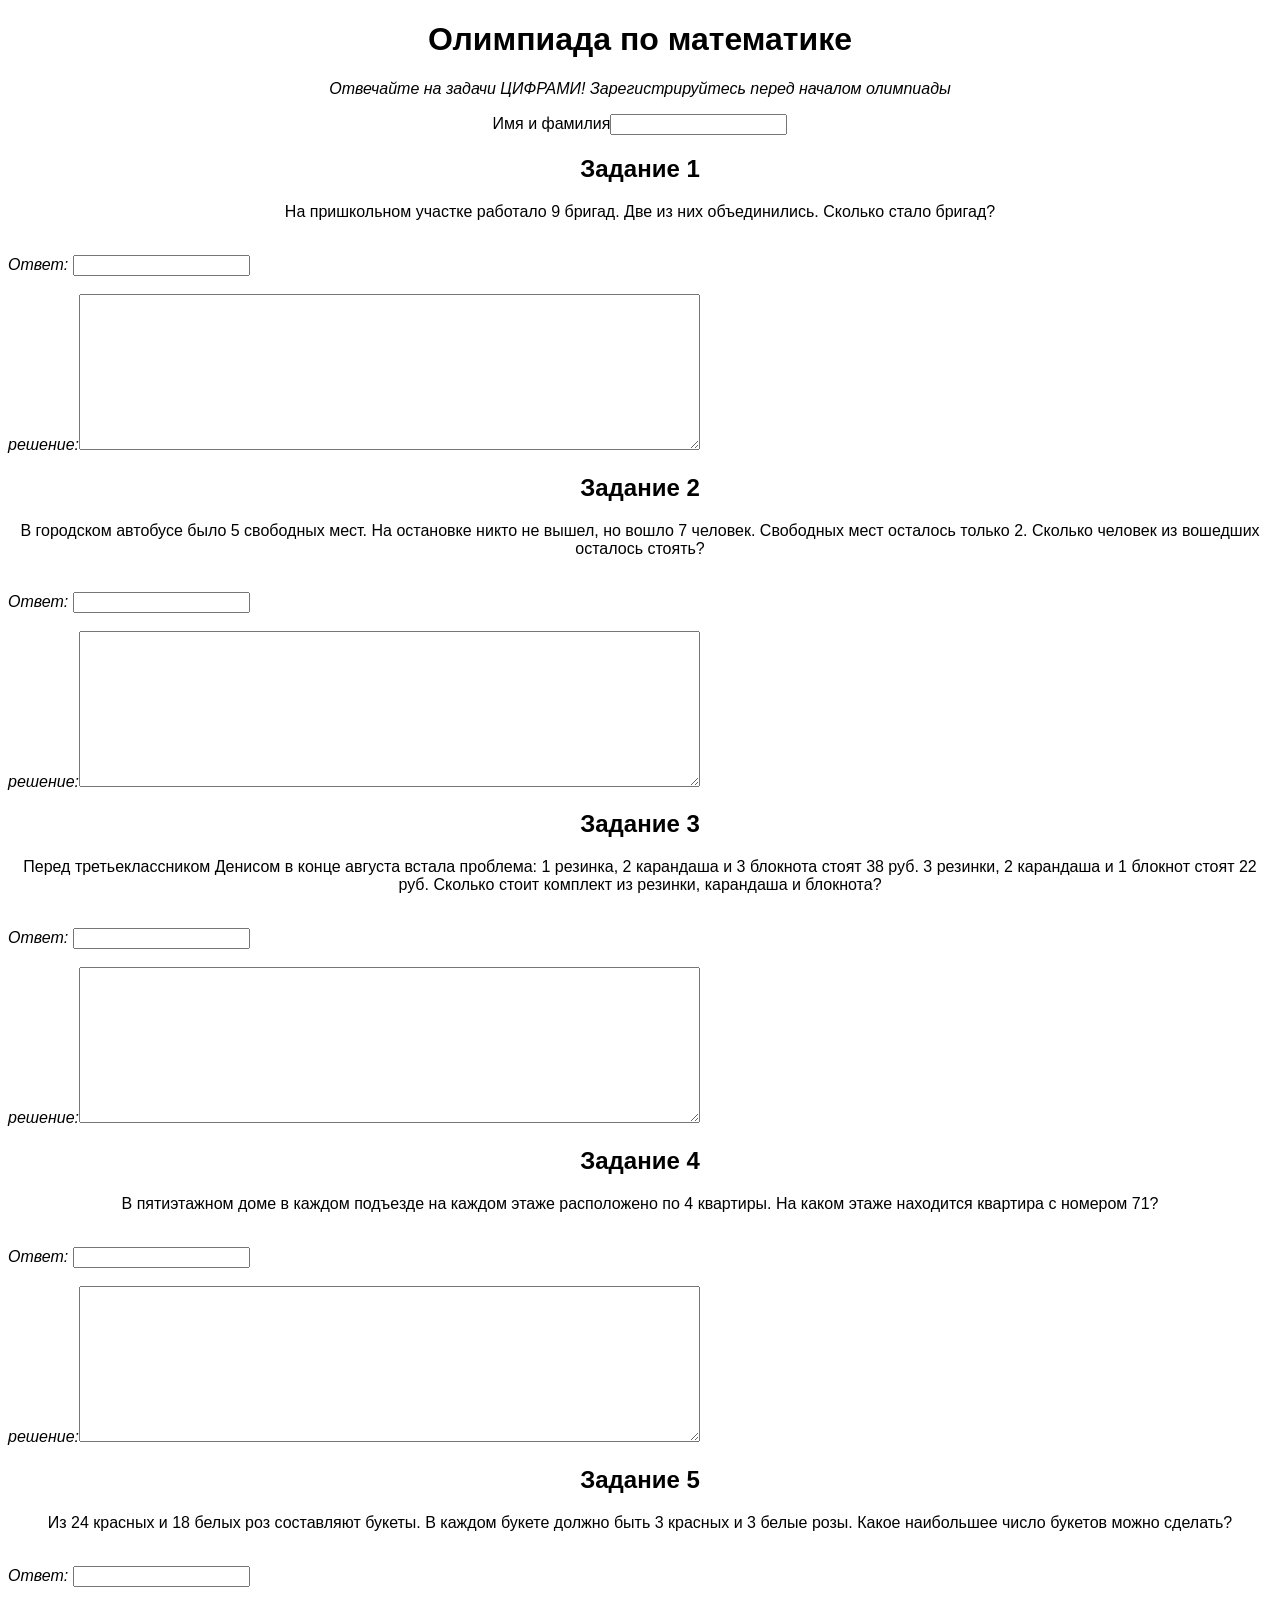
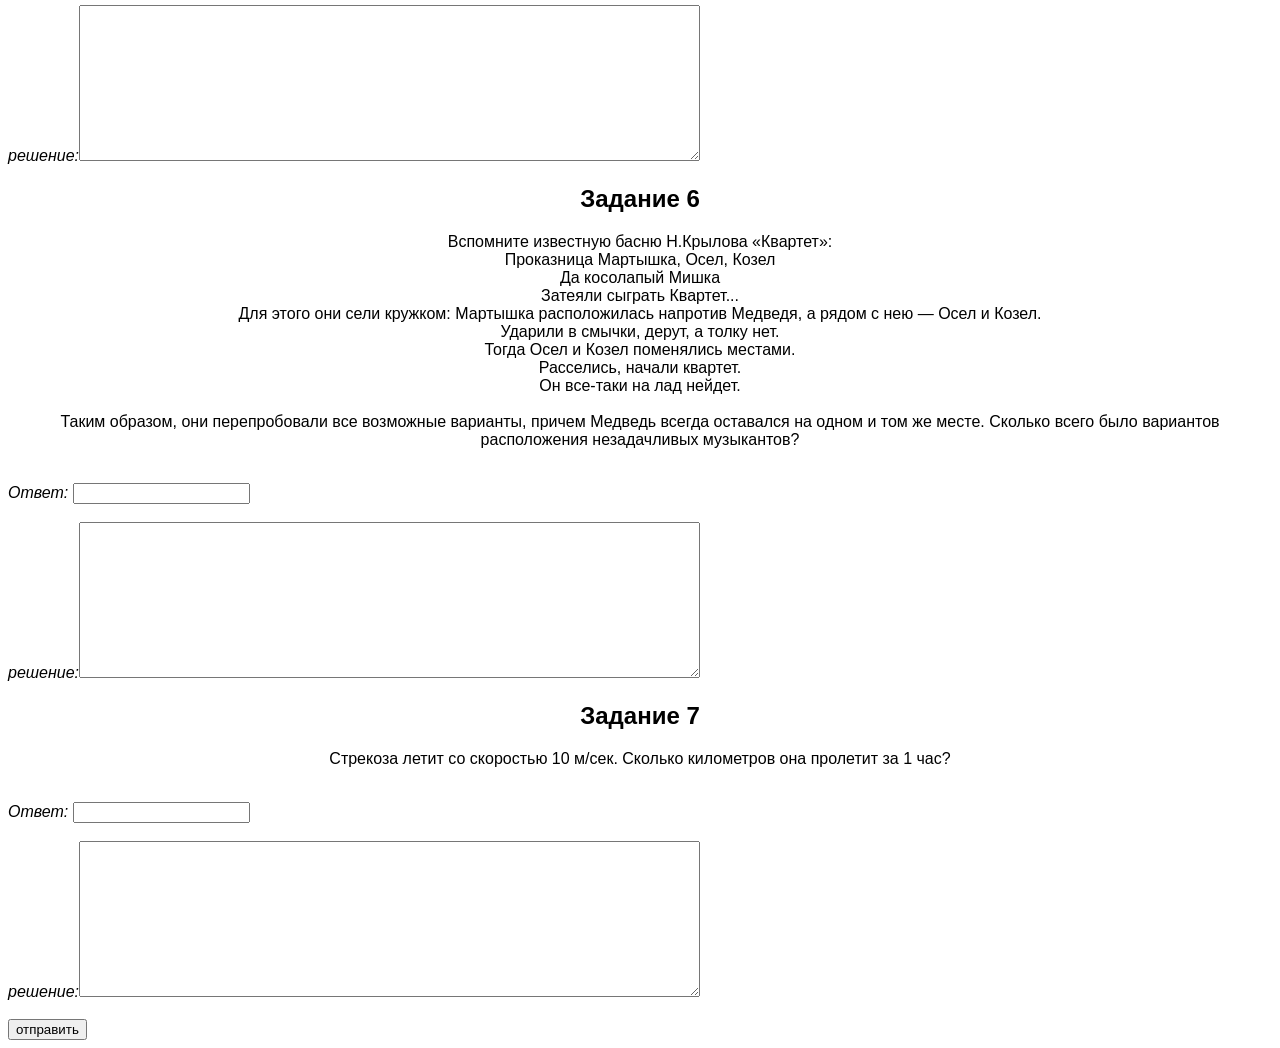
<file: olymp mat/olymp.html>
<!DOCTYPE html>
<html>
<head>
	<title>олимпиада</title>
	<link rel="stylesheet" type="text/css" href="style_olymp.css">
	<script type="text/javascript" src="scrypt_olymp.js"></script>
	<meta charset="utf-8">
</head>
<body>
	<form action="https://getsimpleform.com/messages?form_api_token=8789adfe6309617d00dcd1e030e5581d" method="post">
		<h1>Олимпиада по математике</h1>
		<p><em>Отвечайте на задачи ЦИФРАМИ! Зарегистрируйтесь перед началом олимпиады</em></p>
		<p>Имя и фамилия<input type="text" name="email"></p>
		<h2>Задание 1</h2>
		 <p>На пришкольном участке работало 9 бригад. Две из них объединились. Сколько стало бригад?</p>
		 <br>
		 <em>Ответ: </em><input type="text" id="1a" name="1a">
		 <br>
		 <br>
		 <em>решение:</em><textarea name="1r" rows="10" cols="75"></textarea>
		 <br>
		 <h2>Задание 2</h2>
		 <p>В городском автобусе было 5 свободных мест. На остановке никто не вышел, но вошло 7 человек. Свободных мест осталось только 2. Сколько человек из вошедших осталось стоять?</p>
		 <br>
		 <em>Ответ: </em><input type="text" id="2a" name="2a">
		 <br>
		 <br>
		 <em>решение:</em><textarea name="2r" rows="10" cols="75"></textarea>
		 <br>
		 <h2>Задание 3</h2>
		 <p>Перед третьеклассником Денисом в конце августа встала проблема: 1 резинка, 2 карандаша и 3 блокнота стоят 38 руб. 3 резинки, 2 карандаша и 1 блокнот стоят 22 руб. Сколько стоит комплект из резинки, карандаша и блокнота?</p>
		 <br>
		 <em>Ответ: </em><input type="text" id="3a" name="3a">
		 <br>
		 <br>
		 <em>решение:</em><textarea name="3r" rows="10" cols="75"></textarea>
		 <br>
		 <h2>Задание 4</h2>
		 <p>В пятиэтажном доме в каждом подъезде на каждом этаже расположено по 4 квартиры. На каком этаже находится квартира с номером 71?</p>
		 <br>
		 <em>Ответ: </em><input type="text" id="4a" name="4a">
		 <br>
		 <br>
		 <em>решение:</em><textarea name="4r" rows="10" cols="75"></textarea>
		 <br>
		 <h2>Задание 5</h2>
		 <p>Из 24 красных и 18 белых роз составляют букеты. В каждом букете должно быть 3 красных и 3 белые розы. Какое наибольшее число букетов можно сделать?</p>
		 <br>
		 <em>Ответ: </em><input type="text" id="5a" name="5a">
		 <br>
		 <br>
		 <em>решение:</em><textarea name="5r" rows="10" cols="75"></textarea>
		 <br>
		 <h2>Задание 6</h2>
		 <p>Вспомните известную басню Н.Крылова «Квартет»:
		 	<br>
Проказница Мартышка, Осел, Козел
<br>
Да косолапый Мишка
<br>
Затеяли сыграть Квартет...
<br>
Для этого они сели кружком: Мартышка расположилась напротив Медведя, а рядом с нею — Осел и Козел.
<br>
Ударили в смычки, дерут, а толку нет.
<br>
Тогда Осел и Козел поменялись местами.
<br>
Расселись, начали квартет.
<br>
Он все-таки на лад нейдет.
<br>
<br>
Таким образом, они перепробовали все возможные варианты, причем Медведь всегда оставался на одном и том же месте. Сколько всего было вариантов расположения незадачливых музыкантов?</p>
<br>
		 <em>Ответ: </em><input type="text" id="6a" name="6a">
		 <br>
		 <br>
		 <em>решение:</em><textarea name="6r" rows="10" cols="75"></textarea>
		 <br>
		 <h2>Задание 7</h2>
		 <p>Стрекоза летит со скоростью 10 м/сек. Сколько километров она пролетит за 1 час?</p>
		 <br>
		 <em>Ответ: </em><input type="text" id="7a" name="7a">
		 <br>
		 <br>
		 <em>решение:</em><textarea name="7r" rows="10" cols="75"></textarea>
		 <br><br>
		 <input type="submit" id="end" value="отправить" onclick="End();">
	</form>
</body>
</html>
</file>
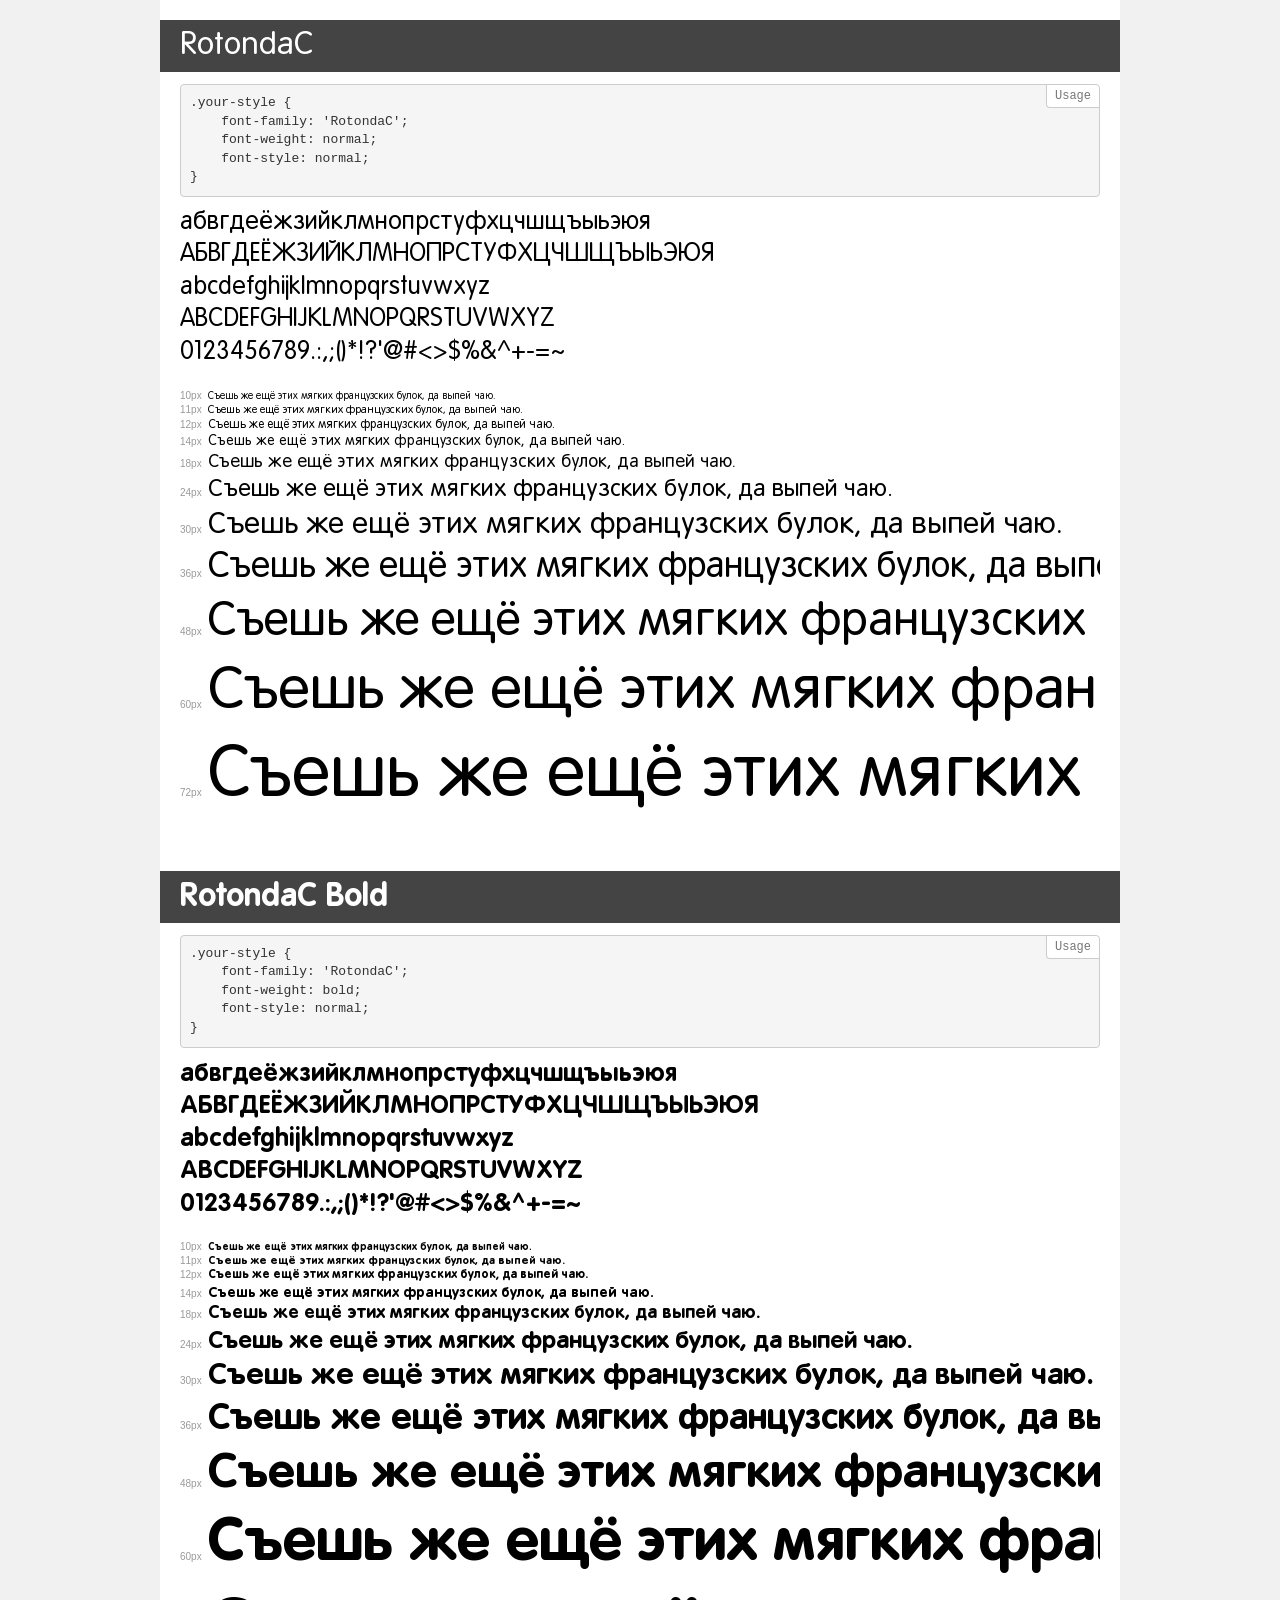
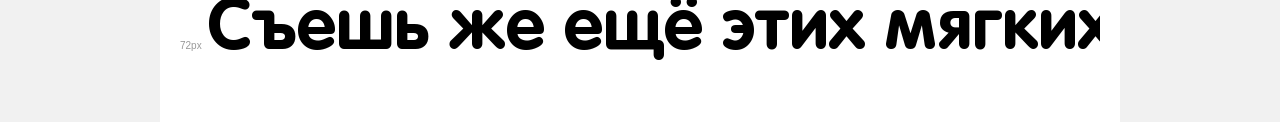
<file: css/rotonda/demo.html>
<!DOCTYPE html>
<html>
<head>
	<meta charset="utf-8">
	<meta http-equiv="X-UA-Compatible" content="IE=edge">
	<meta name="viewport" content="width=device-width, initial-scale=1">
	<meta name="robots" content="noindex, noarchive">
	<title>Transfonter demo</title>
	<link href="rotonda.css" rel="stylesheet">
	<style>
		/*
		http://meyerweb.com/eric/tools/css/reset/
		v2.0 | 20110126
		License: none (public domain)
		*/
		html, body, div, span, applet, object, iframe,
		h1, h2, h3, h4, h5, h6, p, blockquote, pre,
		a, abbr, acronym, address, big, cite, code,
		del, dfn, em, img, ins, kbd, q, s, samp,
		small, strike, strong, sub, sup, tt, var,
		b, u, i, center,
		dl, dt, dd, ol, ul, li,
		fieldset, form, label, legend,
		table, caption, tbody, tfoot, thead, tr, th, td,
		article, aside, canvas, details, embed,
		figure, figcaption, footer, header, hgroup,
		menu, nav, output, ruby, section, summary,
		time, mark, audio, video {
			margin: 0;
			padding: 0;
			border: 0;
			font-size: 100%;
			font: inherit;
			vertical-align: baseline;
		}
		/* HTML5 display-role reset for older browsers */
		article, aside, details, figcaption, figure,
		footer, header, hgroup, menu, nav, section {
			display: block;
		}
		body {
			line-height: 1;
		}
		ol, ul {
			list-style: none;
		}
		blockquote, q {
			quotes: none;
		}
		blockquote:before, blockquote:after,
		q:before, q:after {
			content: '';
			content: none;
		}
		table {
			border-collapse: collapse;
			border-spacing: 0;
		}
		/* common styles */
		body {
			background: #f1f1f1;
			color: #000;
		}
		.page {
			background: #fff;
			width: 920px;
			margin: 0 auto;
			padding: 20px 20px 0 20px;
			overflow: hidden;
		}
		.font-container {
			overflow-x: auto;
			overflow-y: hidden;
			margin-bottom: 40px;
			line-height: 1.3;
			white-space: nowrap;
			padding-bottom: 5px;
		}
		h1 {
			position: relative;
			background: #444;
			font-size: 32px;
			color: #fff;
			padding: 10px 20px;
			margin: 0 -20px 12px -20px;
		}
		.letters {
			font-size: 25px;
			margin-bottom: 20px;
		}
		.s10:before {
			content: '10px';
		}
		.s11:before {
			content: '11px';
		}
		.s12:before {
			content: '12px';
		}
		.s14:before {
			content: '14px';
		}
		.s18:before {
			content: '18px';
		}
		.s24:before {
			content: '24px';
		}
		.s30:before {
			content: '30px';
		}
		.s36:before {
			content: '36px';
		}
		.s48:before {
			content: '48px';
		}
		.s60:before {
			content: '60px';
		}
		.s72:before {
			content: '72px';
		}
		.s10:before, .s11:before, .s12:before, .s14:before,
		.s18:before, .s24:before, .s30:before, .s36:before,
		.s48:before, .s60:before, .s72:before {
			font-family: Arial, sans-serif;
			font-size: 10px;
			font-weight: normal;
			font-style: normal;
			color: #999;
			padding-right: 6px;
		}
		pre {
			display: block;
			position: relative;
			padding: 9px;
			margin: 0 0 10px;
			font-family: Monaco, Menlo, Consolas, "Courier New", monospace !important;
			font-size: 13px;
			line-height: 1.428571429;
			color: #333;
			font-weight: normal !important;
			font-style: normal !important;
			background-color: #f5f5f5;
			border: 1px solid #ccc;
			overflow-x: auto;
			border-radius: 4px;
		}
		pre:after {
			display: block;
			position: absolute;
			right: 0;
			top: 0;
			content: 'Usage';
			line-height: 1;
			padding: 5px 8px;
			font-size: 12px;
			color: #767676;
			background-color: #fff;
			border: 1px solid #ccc;
			border-right: none;
			border-top: none;
			border-radius: 0 4px 0 4px;
			z-index: 10;
		}
		/* responsive */
		@media (max-width: 959px) {
			.page {
				width: auto;
				margin: 0;
			}
		}
	</style>
</head>
<body>
<div class="page">
	<div class="demo" style="font-family: 'RotondaC'; font-weight: normal; font-style: normal;">
		<h1>RotondaC</h1>
		<pre>.your-style {
    font-family: 'RotondaC';
    font-weight: normal;
    font-style: normal;
}</pre>
		<div class="font-container">
			<p class="letters">
				абвгдеёжзийклмнопрстуфхцчшщъыьэюя <br />
				АБВГДЕЁЖЗИЙКЛМНОПРСТУФХЦЧШЩЪЫЬЭЮЯ <br />
				abcdefghijklmnopqrstuvwxyz <br />
				ABCDEFGHIJKLMNOPQRSTUVWXYZ <br />				0123456789.:,;()*!?'@#<>$%&^+-=~
			</p>
			<p class="s10" style="font-size: 10px;">Съешь же ещё этих мягких французских булок, да выпей чаю.</p>
			<p class="s11" style="font-size: 11px;">Съешь же ещё этих мягких французских булок, да выпей чаю.</p>
			<p class="s12" style="font-size: 12px;">Съешь же ещё этих мягких французских булок, да выпей чаю.</p>
			<p class="s14" style="font-size: 14px;">Съешь же ещё этих мягких французских булок, да выпей чаю.</p>
			<p class="s18" style="font-size: 18px;">Съешь же ещё этих мягких французских булок, да выпей чаю.</p>
			<p class="s24" style="font-size: 24px;">Съешь же ещё этих мягких французских булок, да выпей чаю.</p>
			<p class="s30" style="font-size: 30px;">Съешь же ещё этих мягких французских булок, да выпей чаю.</p>
			<p class="s36" style="font-size: 36px;">Съешь же ещё этих мягких французских булок, да выпей чаю.</p>
			<p class="s48" style="font-size: 48px;">Съешь же ещё этих мягких французских булок, да выпей чаю.</p>
			<p class="s60" style="font-size: 60px;">Съешь же ещё этих мягких французских булок, да выпей чаю.</p>
			<p class="s72" style="font-size: 72px;">Съешь же ещё этих мягких французских булок, да выпей чаю.</p>
		</div>
	</div>
	<div class="demo" style="font-family: 'RotondaC'; font-weight: bold; font-style: normal;">
		<h1>RotondaC Bold</h1>
		<pre>.your-style {
    font-family: 'RotondaC';
    font-weight: bold;
    font-style: normal;
}</pre>
		<div class="font-container">
			<p class="letters">
				абвгдеёжзийклмнопрстуфхцчшщъыьэюя <br />
				АБВГДЕЁЖЗИЙКЛМНОПРСТУФХЦЧШЩЪЫЬЭЮЯ <br />
				abcdefghijklmnopqrstuvwxyz <br />
				ABCDEFGHIJKLMNOPQRSTUVWXYZ <br />				0123456789.:,;()*!?'@#<>$%&^+-=~
			</p>
			<p class="s10" style="font-size: 10px;">Съешь же ещё этих мягких французских булок, да выпей чаю.</p>
			<p class="s11" style="font-size: 11px;">Съешь же ещё этих мягких французских булок, да выпей чаю.</p>
			<p class="s12" style="font-size: 12px;">Съешь же ещё этих мягких французских булок, да выпей чаю.</p>
			<p class="s14" style="font-size: 14px;">Съешь же ещё этих мягких французских булок, да выпей чаю.</p>
			<p class="s18" style="font-size: 18px;">Съешь же ещё этих мягких французских булок, да выпей чаю.</p>
			<p class="s24" style="font-size: 24px;">Съешь же ещё этих мягких французских булок, да выпей чаю.</p>
			<p class="s30" style="font-size: 30px;">Съешь же ещё этих мягких французских булок, да выпей чаю.</p>
			<p class="s36" style="font-size: 36px;">Съешь же ещё этих мягких французских булок, да выпей чаю.</p>
			<p class="s48" style="font-size: 48px;">Съешь же ещё этих мягких французских булок, да выпей чаю.</p>
			<p class="s60" style="font-size: 60px;">Съешь же ещё этих мягких французских булок, да выпей чаю.</p>
			<p class="s72" style="font-size: 72px;">Съешь же ещё этих мягких французских булок, да выпей чаю.</p>
		</div>
	</div>
</div>
</body>
</html>
</file>
<file: olymp mat/style_olymp.css>
body {
	font-family: sans-serif;
}
h2 {
	text-align: center;
}
h1 {
	text-align: center;
}
p {
	text-align: center;
}
</file>
<file: css/rotonda/rotonda.css>
/* This stylesheet generated by Transfonter (https://transfonter.org) on June 26, 2017 3:22 PM */

@font-face {
	font-family: 'RotondaC';
	src: url('RotondaC.eot');
	src: local('RotondaC'),
		url('RotondaC.eot?#iefix') format('embedded-opentype'),
		url('RotondaC.woff') format('woff'),
		url('RotondaC.ttf') format('truetype');
	font-weight: normal;
	font-style: normal;
}

@font-face {
	font-family: 'RotondaC';
	src: url('RotondaC-Bold.eot');
	src: local('RotondaC Bold'), local('RotondaC-Bold'),
		url('RotondaC-Bold.eot?#iefix') format('embedded-opentype'),
		url('RotondaC-Bold.woff') format('woff'),
		url('RotondaC-Bold.ttf') format('truetype');
	font-weight: bold;
	font-style: normal;
}
</file>
